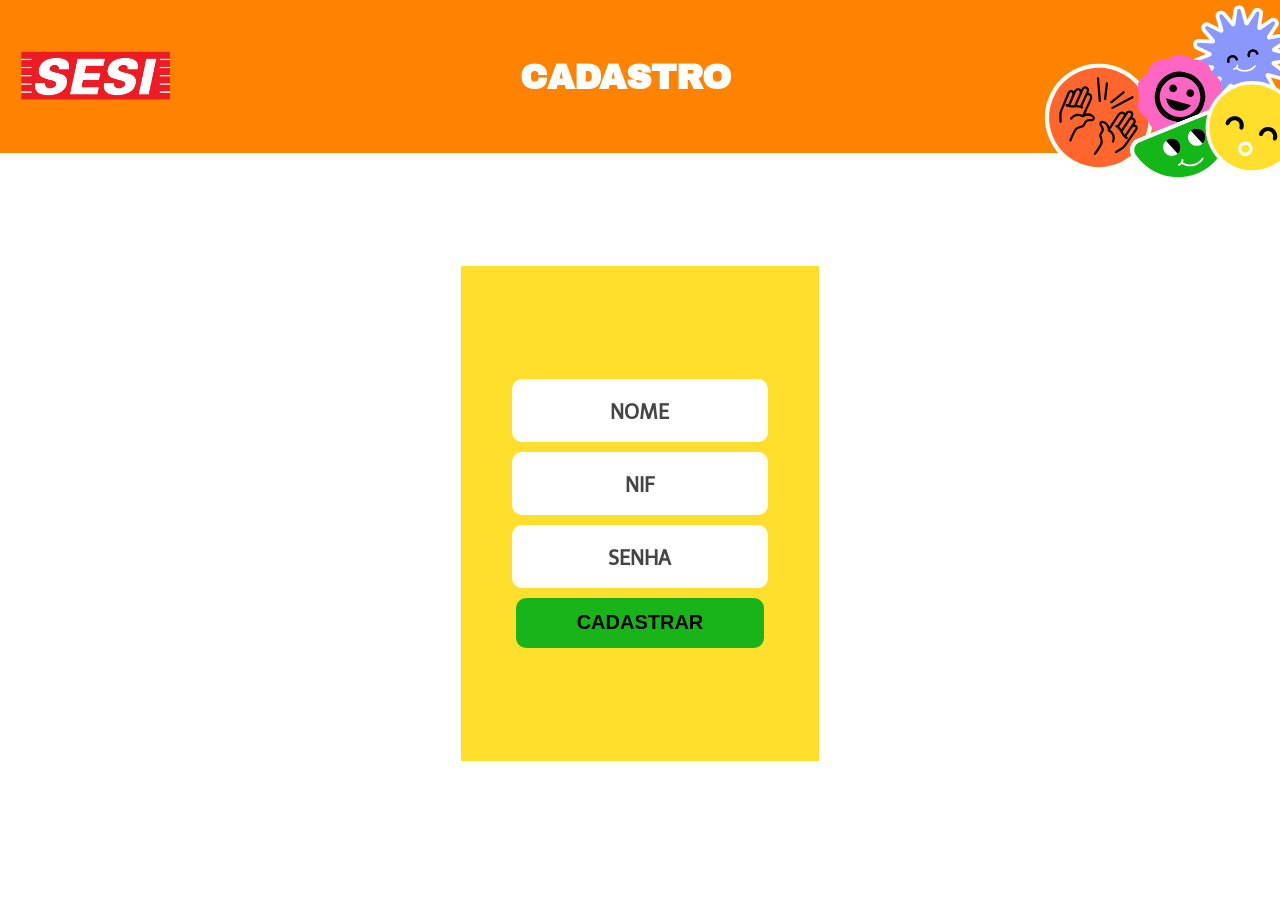
<file: cadastrar.html>
<!DOCTYPE html>
<html lang="pt-br">
<head>
    <meta charset="UTF-8">
    <meta name="viewport" content="width=device-width, initial-scale=1.0">
    <link rel="stylesheet" href="./css/style.css">
    <link rel="icon" href="./img/Logo_equipe.png" type="png">
    <title>Cadastre-se</title>
</head>
<body id="body_cadastro">
    <header id="cadastro">
        <img src="./img/logo-sesi.png" alt="">
        <div id="tituloh1"><h1>Cadastro</h1></div>
        <img src="./img/figuras-Cadastro.svg" alt="" id="fig">
    </header>
    <main id="main-cadastro">
        <section>
            <form action="" id="form_cadastro">
                <div>
                    <!-- <label for="txtnome">Nome</label> -->
                    <input type="text" id="txtnome" name="txtnome" placeholder="NOME">
                </div>
                <div>
                    <!-- <label for="txtnif">NIF:</label> -->
                    <input type="txtnif" id="txtnif" name="txtnif" placeholder="NIF">
                </div>
                <div>
                    <!-- <label for="txtsenha">Senha:</label> -->
                    <input type="password" id="txtsenha" name="txtsenha" placeholder="SENHA">
                </div>
                <!-- <div>
                    <input type="checkbox" id="checkativo" name="checkativo">
                    <div id="label-check">
                        <label for="checkativo">Ativo</label>
                    </div>
                </div> -->
                <button type="submit" id="btn-cadastrar" onclick="fazerCadastro()">CADASTRAR</button>
            </form>
        </section>
    </main>
    <script src="./js/script.js"></script>
</body>
</html>
</file>
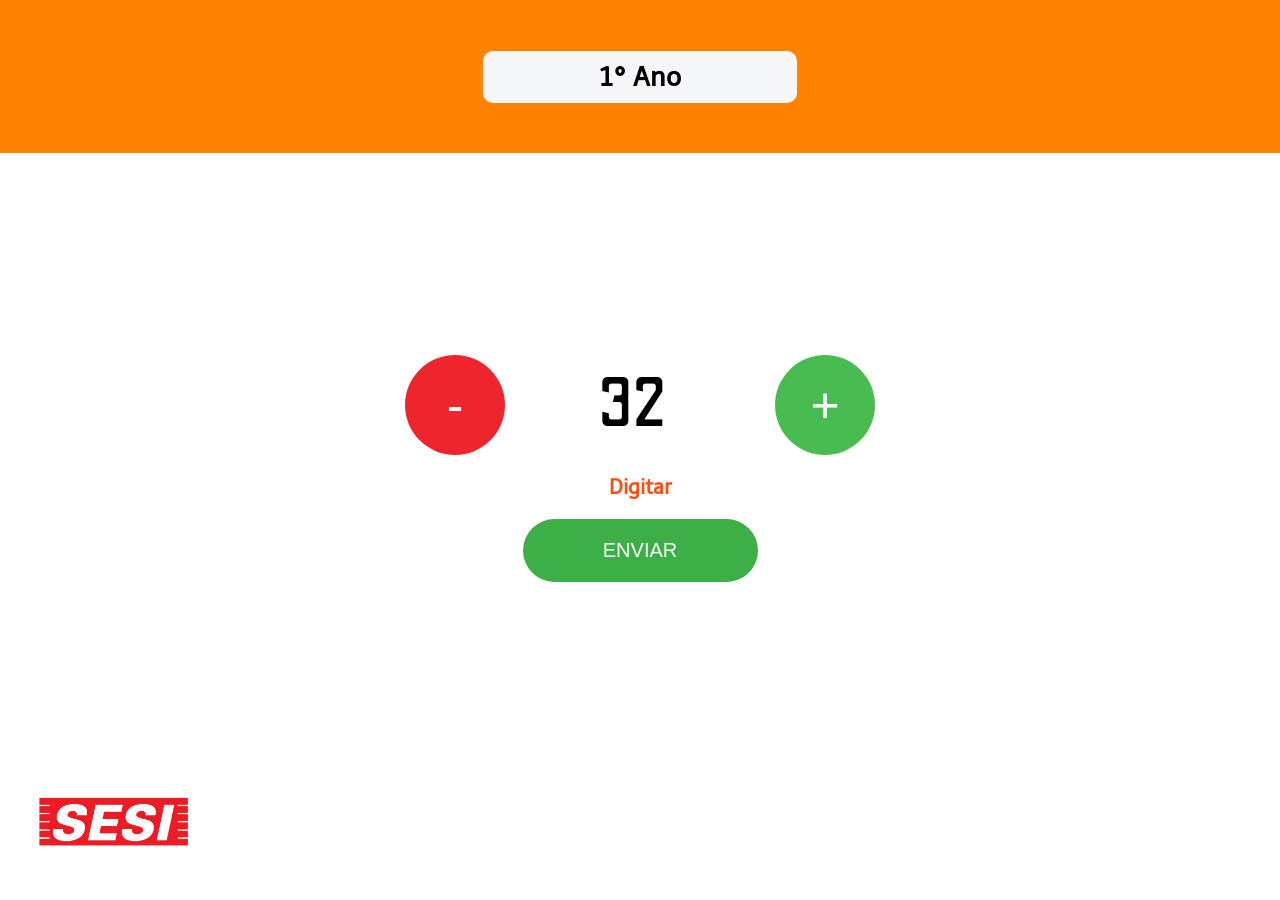
<file: contador.html>
<!DOCTYPE html>
<html lang="pt-br">
<head>
    <meta charset="UTF-8">
    <meta name="viewport" content="width=device-width, initial-scale=1.0">
    <link rel="stylesheet" href="./css/style.css">
    <link rel="icon" href="./img/Logo_equipe.png" type="png">
    <title>Contagem</title>
</head>
<body>
    <header id="Contagem">
        <div id="nomeSala">
            <h1>1° Ano</h1>
        </div>
    </header>
    <main id="main-contagem">
        <section>
            <form action=""id="form-contagem">
                <div id="input-contagem">
                    <button id="menos">-</button>
                    <input type="number" name="numContador" id="numContador" value="32">
                    <button id="mais">+</button>
                </div>
                <label for="numContador" id="LabelNumContador">Digitar</label>
                <button type="submit" id="enviar_form" onclick="enviarFormulario()">Enviar</button>
            </form>
        </section>
    </main>
    <footer id="footer-contagem">
            <img src="./img/logo-sesi.png" alt="">
    </footer>
    <script src="./js/script.js"></script>
</body>
</html>
</file>
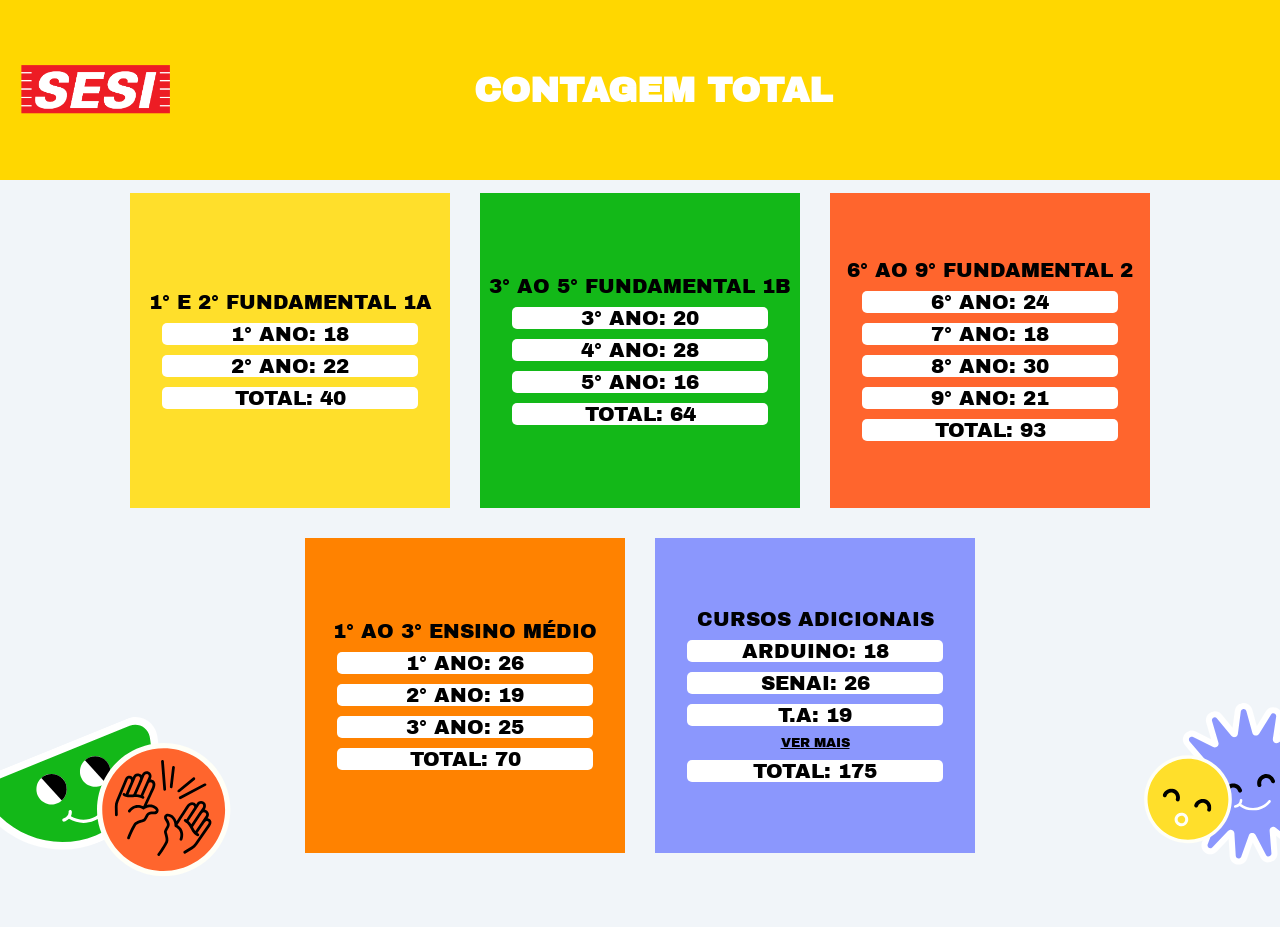
<file: contagemfeita.html>
<!DOCTYPE html>
<html lang="pt-br">

<head>
    <meta charset="UTF-8">
    <meta name="viewport" content="width=device-width, initial-scale=1.0">
    <link rel="stylesheet" href="./css/style.css">
    <link rel="icon" href="./img/Logo_equipe.png" type="png">
    <link rel="stylesheet" href="https://cdnjs.cloudflare.com/ajax/libs/font-awesome/6.7.0/css/all.min.css"
        integrity="sha512-9xKTRVabjVeZmc+GUW8GgSmcREDunMM+Dt/GrzchfN8tkwHizc5RP4Ok/MXFFy5rIjJjzhndFScTceq5e6GvVQ=="
        crossorigin="anonymous" referrerpolicy="no-referrer"/>
    <title>Total Contagem</title>
</head>

<body id="body_salas-total">
    <header id="turma-total">
        <img src="./img/logo-sesi.png" alt="">
        <div class="txt-turma">
            <h1>Contagem Total</h1>
        </div>
    </header>
    <main id="main-turma">
        <section id="escolher-sala-section">
            <section id="escolher-sala-section-total">
                <div class="escolha-sala">
                    <p>1° e 2° Fundamental 1A</p>
                    <p>1° Ano: 18</p>
                    <p>2° Ano: 22</p>
                    <p>Total: 40</p>
                </div>
                <div class="escolha-sala">
                    <p>3° ao 5° Fundamental 1B</p>
                    <p>3° Ano: 20</p>
                    <p>4° Ano: 28</p>
                    <p>5° Ano: 16</p>
                    <p>Total: 64</p>
                </div>
                <div class="escolha-sala">
                    <p>6° ao 9° Fundamental 2</p>
                    <p>6° Ano: 24</p>
                    <p>7° Ano: 18</p>
                    <p>8° Ano: 30</p>
                    <p>9° Ano: 21</p>
                    <p>Total: 93</p>
                </div>
                <div class="escolha-sala">
                    <p>1° ao 3° Ensino Médio</p>
                    <p>1° Ano: 26</p>
                    <p>2° Ano: 19</p>
                    <p>3° Ano: 25</p>
                    <p>Total: 70</p>
                </div>
                <div class="escolha-sala cursos">
                    <p>Cursos Adicionais</p>
                    <p>Arduino: 18</p>
                    <p>SENAI: 26</p>
                    <p>T.A: 19</p>
                    <p id="especial" class="link-clicavel" onclick="abrirDialogo()">Ver mais</p>
                    <p>Total: 175</p>
                </div>
                
                </div>
            </section>
        </section>
        <dialog id="dialog-total">
            <div class="dialog-header">
                <button class="fechar" onclick="fecharDialog()">
                    <i class="fa-solid fa-xmark"></i>
                </button>
                <h2>Total Cursos</h2>
            </div>
            <div id="nomes">
                <p>Arduino: 18</p>
                <p>Robótica: 22</p>
                <p>Personaliza: 15</p>
                <p>SENAI: 26</p>
                <p>Caça Asteroide: 20</p>
                <p>Autorizados: 17</p>
                <p>Para Gabaritar: 14</p>
                <p>TRI: 23</p>
                <p>Topicos Avançados: 19</p>
                <p>Práticas Investigativas: 21</p>
                <p><strong>Total: 175</strong></p>
            </div>
        </dialog>
        
    </main>
    <footer id="footer-turma">
        <img src="./img/figurinha-verde-laranja.svg" alt="" id="img1-footer-turma">
        <img src="./img/figurinha-amarelo-roxo.svg" alt="" id="img2-footer-turma">
    </footer>

    <script src="./js/script.js"></script>
</body>

</html>
</file>
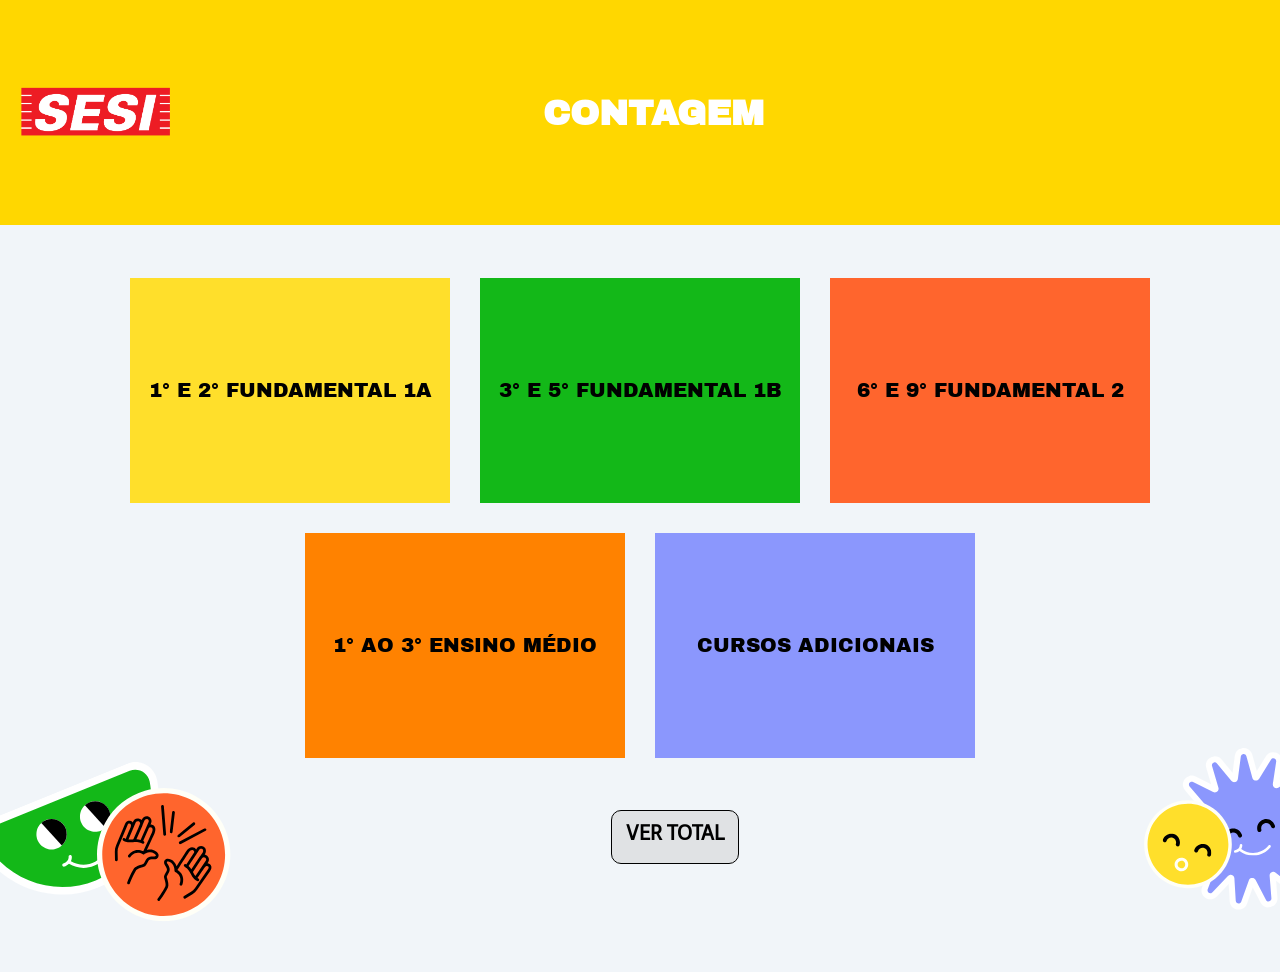
<file: grupamento_turma.html>
<!DOCTYPE html>
<html lang="pt-br">
<head>
    <meta charset="UTF-8">
    <meta name="viewport" content="width=device-width, initial-scale=1.0">
    <link rel="stylesheet" href="./css/style.css">
    <link rel="icon" href="./img/Logo_equipe.png" type="png">
    <link rel="stylesheet" href="https://cdnjs.cloudflare.com/ajax/libs/font-awesome/6.7.0/css/all.min.css" integrity="sha512-9xKTRVabjVeZmc+GUW8GgSmcREDunMM+Dt/GrzchfN8tkwHizc5RP4Ok/MXFFy5rIjJjzhndFScTceq5e6GvVQ==" crossorigin="anonymous" referrerpolicy="no-referrer" />
    <title>Escolha a turma</title>
</head>
<body id="body_salas">
    <header id="turma">
        <img src="./img/logo-sesi.png" alt="">
        <div class="txt-turma">
            <h1>contagem</h1>
        </div>
    </header>
    <main id="main-turma">
        <section id="escolher-sala-section">
            <div class="escolha-sala" onclick="AbrirDialog(1)"><p>1° e 2° fundamental 1a</p></div>
            <div class="escolha-sala" onclick="AbrirDialog(2)"><p>3° e 5° fundamental 1b</p></div>
            <div class="escolha-sala" onclick="AbrirDialog(3)"><p>6° e 9° fundamental 2</p></div>
            <div class="escolha-sala" onclick="AbrirDialog(4)"><p>1° ao 3° ensino médio</p></div>
            <div class="escolha-sala" onclick="AbrirDialog(5)"><p>cursos adicionais</p></div>
        </section>
        
        <dialog id="dialog">
            <div class="fechar" onclick="fecharDialog()">
                <i class="fa-solid fa-xmark"></i>
            </div>
            <h2>Titulo</h2>
            <div id="botoes-container"></div>
        </dialog>
    </main>
    <footer id="footer-turma">
        <img src="./img/figurinha-verde-laranja.svg" alt="" id="img1-footer-turma">
        <a href="./contagemfeita.html"><p>Ver total</p></a>
        <img src="./img/figurinha-amarelo-roxo.svg" alt=""  id="img2-footer-turma">
    </footer>

    <script src="./js/script.js"></script>
</body>
</html>
</file>
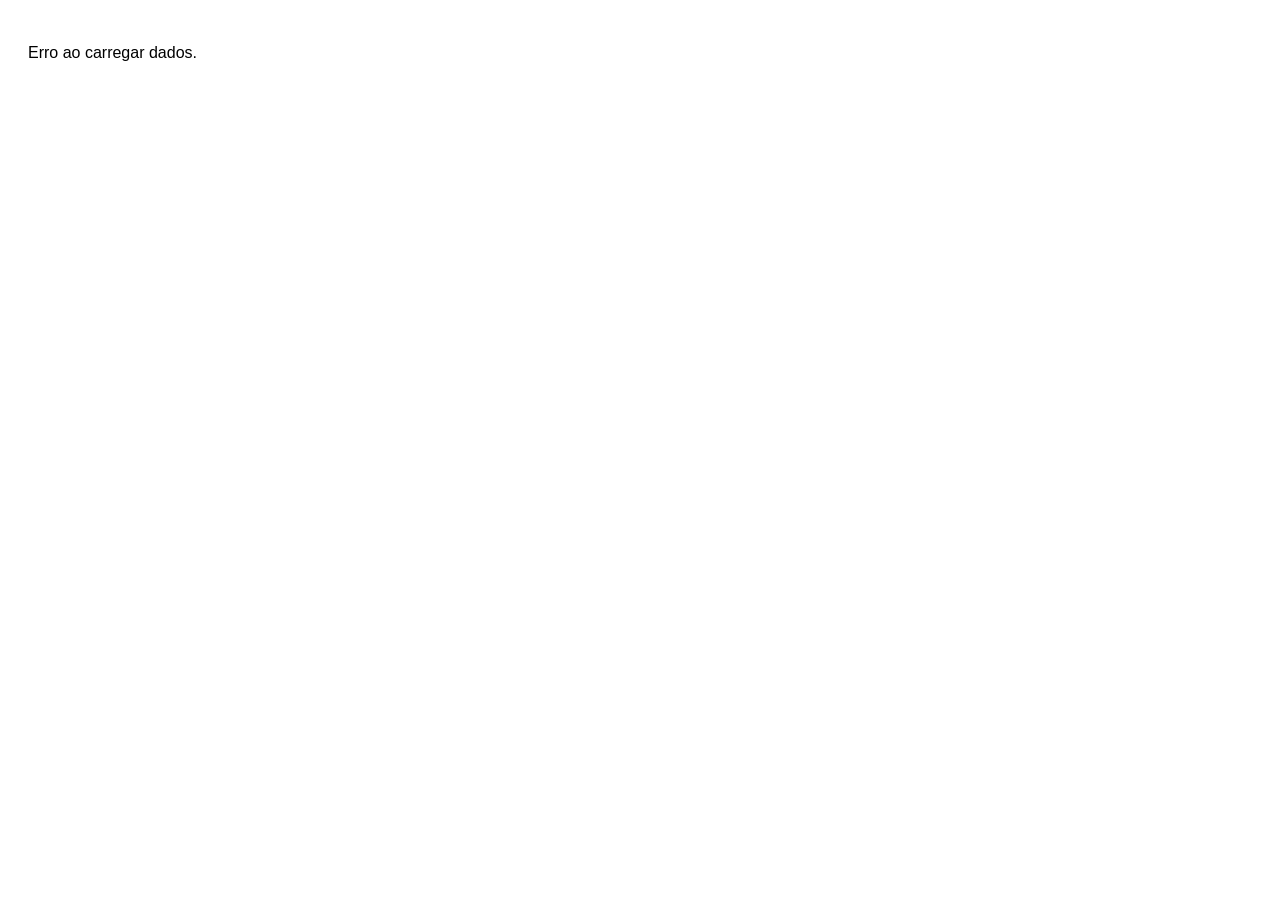
<file: listar.html>
<!DOCTYPE html>
<html lang="pt-br">
<head>
    <meta charset="UTF-8">
    <meta name="viewport" content="width=device-width, initial-scale=1.0">
    <title>Lista de Usuários</title>
    <style>
        .container { font-family: Arial, sans-serif; padding: 20px; }
        .titulo { font-weight: bold; margin-top: 20px; }
        .item { margin: 10px 0; padding: 10px; border: 1px solid #ccc; border-radius: 5px; }
        .foto { width: 50px; height: 50px; border-radius: 50%; object-fit: cover; }
    </style>
</head>
<body>
    <div id="conteudo" class="container"></div>

    <script>
        const API_URL = "http://10.188.35.87:8000/users/usuarios";

        async function carregarDados() {
            try {
                const response = await fetch(API_URL);
                if (!response.ok) {
                    throw new Error(`Erro: ${response.statusText}`);
                }
                const dados = await response.json();
                renderizarUsuarios(dados.usuarios);
            } catch (erro) {
                console.error("Erro ao carregar dados:", erro.message);
                document.getElementById("conteudo").innerHTML = "<p>Erro ao carregar dados.</p>";
            }
        }

        function renderizarUsuarios(usuarios) {
            const conteudo = document.getElementById("conteudo");
            conteudo.innerHTML = `
                <div class="titulo">Usuários:</div>
                <ul>
                    ${usuarios.map(usuario => `
                        <li class="item">
                            <img class="foto" src="${usuario.foto}" alt="Foto do ${usuario.nome}" />
                            <div><strong>Nome:</strong> ${usuario.nome}</div>
                            <div><strong>Email:</strong> ${usuario.email}</div>
                            <div><strong>NIF:</strong> ${usuario.nif}</div>
                        </li>
                    `).join("")}
                </ul>
            `;
        }

        // Chamar a função ao carregar a página
        carregarDados();
    </script>
</body>
</html>
</file>
<file: css/style.css>
@import url('https://fonts.googleapis.com/css2?family=Archivo+Black&family=Open+Sans:ital,wght@0,300..800;1,300..800&display=swap');
@import url('https://fonts.googleapis.com/css2?family=Archivo+Black&family=Doto:wght@100..900&family=Open+Sans:ital,wght@0,300..800;1,300..800&family=Telex&display=swap');
@import url('https://fonts.googleapis.com/css2?family=Black+Ops+One&family=Changa:wght@200..800&family=Doto:wght@100..900&family=Jacquarda+Bastarda+9&family=Odibee+Sans&family=Orbitron:wght@400..900&family=Poppins:ital,wght@0,100;0,200;0,300;0,400;0,500;0,600;0,700;0,800;0,900;1,100;1,200;1,300;1,400;1,500;1,600;1,700;1,800;1,900&family=Press+Start+2P&family=Quantico:ital,wght@0,400;0,700;1,400;1,700&family=Rajdhani:wght@300;400;500;600;700&family=Roboto:ital,wght@0,100;0,300;0,400;0,500;0,700;0,900;1,100;1,300;1,400;1,500;1,700;1,900&family=Russo+One&family=Silkscreen:wght@400;700&family=Tomorrow:ital,wght@0,100;0,200;0,300;0,400;0,500;0,600;0,700;0,800;0,900;1,100;1,200;1,300;1,400;1,500;1,600;1,700;1,800;1,900&family=VT323&family=Wallpoet&display=swap');
* {
    margin: 0;
    padding: 0;
    box-sizing: border-box;
}

html, body {
    height: 100%;
    width: 100%;
    /* overflow: hidden; */
}
#body_cadastro,#body_salas{
    overflow: hidden;
}
header {
    width: 100%;
    height: 17vh;
    background-color: #f1f5f9;
    display: flex;
    align-items: center;
    padding: 0 12px;
}
header#turma,#turma-total{
    background-color: #ff8200;
    font-family: "Archivo Black", sans-serif;
}
header#turma h1,header#cadastro h1,#turma-total h1{
    color: white;
    text-transform: uppercase;
    font-size: 35px;
}
header#turma,#turma-total{
    background-color: #ffd700;
    height: 25vh;
    overflow: hidden;
    position: relative;
}
header#Contagem{
    background-color: #ff8200;
    display: flex;
    align-items: center;
    justify-content: center;
    text-align: center;
}

header#Contagem #nomeSala{
    background-color: #f4f6f8;
    padding: 10px;
    width: 25%;
    display: flex;
    align-items: center;
    justify-content: center;
    font-family: "Telex", sans-serif;
    font-size: 13px;
    border-radius: 10px;
}
header img{
    width: 170px;
}
.quadrado {
    width: 95px;
    height: 95px;
    border: 1px solid #ffffff;
    box-sizing: border-box; 
    position: absolute;
    z-index: 1;
    margin-left: 5px;
}
.logo{
    position: relative;
    z-index: 2;
}
#imgs{
    position: absolute;
    left: 28%;
    bottom: 30%;
}

.txt-turma{
    width: 75%;
    display: flex;
    align-items: center;
    justify-content: center;
}
main#index{
    height: 83vh;
    display: flex;
    justify-content: center;
    align-items: center;
    flex-direction: column;
    background-color: #ff8200;
}
main#index section div#link a{
    font-family: "Telex", sans-serif;
    text-decoration: underline;
    color: rgb(23, 134, 213);
}
#main-turma{
    background-color: #f1f5f9;
    height: 65vh;
    display: flex;
    align-items: center;
    justify-content: center;
}
main#main-contagem{
    height: 70vh;
    display: flex;
    align-items: center;
    justify-content: center;
}
.varias-imgs,.login{
    position: relative;
    bottom: 19%;
}
.varias-imgs img{
    width: 450px;
}
.login {
    width: 100%;
    max-width: 400px;
    text-align: center;
}
#loginn{
    display: flex;
    flex-direction: column;
    align-items: center;
    justify-content: center;
}
.login h1 {
    margin-bottom: 20px;
    text-transform: uppercase;
    color: white;
    font-family: "Archivo Black", sans-serif;
    font-size: 40px;
}
.login label {
    font-family: "Archivo Black", sans-serif;
    color: #fee600;
    text-transform: uppercase;
    font-size: 30px;
}
.login input, 
.login button,
footer#footer-turma a{
    width: 80%;
    height: 6vh;
    border-radius: 6px;
    border: none;
    text-align: center;
    margin-bottom: 20px;
    font-size: 20px;
}
.login form#login button[type = 'submit'],footer#footer-turma a {
    text-transform: uppercase;
    background-color: #7ed957;
    font-weight: bold;
    cursor: pointer;
}
footer#footer-turma a{
    width: 10%;
    border: 1px solid black;
    background-color: #e0e2e4;
    border-radius: 10px;
}
footer#footer-turma a p{
    margin-top: 10px;
}
main#index .login form#loginn p{
    text-decoration: none;
    color: white;
    position: relative;
    bottom: 9px;
}
#escolher-sala-section,#escolher-sala-section-total{
    display: flex;
    align-items: center;
    justify-content: center;
    flex-wrap: wrap;
    width: 80%;
    gap: 30px;
}
header#turma-total{
    height: 20vh;
}
#escolher-sala-section-total{
    width: 90vw;
    margin-top: 100px;
}
#escolher-sala-section-total div{
    display: flex;
    align-items: center;
    justify-content: center;
    flex-direction: column;
    gap: 10px;
    height: 35vh;
}
#escolher-sala-section-total p:nth-child(1){
    /* margin-bottom: 10px; */
    background-color: transparent;
    width: 100%;
}
#escolher-sala-section-total p{
    background-color: white;
    width: 80%;
    display: flex;
    align-items: center;
    justify-content: center;
    border-radius: 5px;
}
.escolha-sala.cursos p#especial{
    background-color: transparent;
    font-size: 13px;
}
.escolha-sala{
    height: 25vh;
    width: 25vw;
    background-color: #ffdf2b;
    display: flex;
    align-items: center;
    justify-content: center;
    cursor: pointer;
}
.escolha-sala:nth-child(2){
    background-color: #13b818;
}
.escolha-sala:nth-child(3){
    background-color: #ff652d;
}
.escolha-sala:nth-child(4){
    background-color: #ff8200;
}
.escolha-sala:nth-child(5){
    background-color:#8b97fd;
}

.escolha-sala p{
    font-family: "Archivo Black", sans-serif;
    font-size: 20px;
    text-transform: uppercase;
}

#figuras-salas {
    position: relative;
    margin: 0 auto;
    bottom: 150px;
    left: 470px;
    z-index: 2;
    width: 100%; 
}

#figuras-salas img {
    max-width: 100%;
    height: auto;
    width: 550px;
}

.card {
    width: 30vw;
    min-height: 35vh;
    padding: 20px;
    background-color: yellow;
    text-align: center;
    border-radius: 10px;
    font-family: Arial, sans-serif;
    position: relative;
    bottom: 130px;
    left: 530px;
}
.card h3 {
    font-weight: bold;
    text-decoration: underline;
    margin-bottom: 15px;
    font-size: 30px;
}
.btn {
    width: 100%;
    height: 50px;
    margin: 10px 0;
    padding: 10px;
    background-color: white;
    border-radius: 10px;
    font-weight: bold;
    border: none;
    cursor: pointer;
}
#dialog-total{
    background-color:#8b97fd;
}
#dialog-total p{
    background-color: white;
    width: 70%;
    display: flex;
    align-items: center;
    justify-content: center;
    margin: 0 auto;
    font-size: 25px;
    font-family: "telex";
    border-radius: 10px;
}
#dialog-total p:nth-child(9){
font-size: 24px;
}
#dialog-total p:nth-child(10){
    font-size: 22px;
    text-align: center;
}
#dialog,#dialog-total{
    height: 350px;
    width: 370px;
    border: none;
    position: relative;
    top: calc(50% - 175px);
    left: calc(50% - 185px);
}
dialog::backdrop{
    background-color: rgba(0, 0, 0, 0.3);}
#dialog h2,#dialog-total h2{
    font-family: "Archivo Black", sans-serif;
    text-decoration: underline;
    display: flex;
    justify-content: center;
    margin-top: 20px;
}
#dialog #botoes-container,#dialog-total #nomes p{
    display: flex;
    align-items: center;
    justify-content: center;
    flex-direction: column;
    margin-top: 20px;
    gap: 20px;
}
#dialog button{
    font-family: "Telex", sans-serif;
    height: 45px;
    width: 250px;
    font-size: 25px;
    background-color: #f1f5f9;
    border-radius: 10px;
    border: none;
    cursor: pointer;
    transition: all 0.5s ease;
}
#dialog button:hover{
    transform: scale(1.1);
}
.fechar{
    background: none;
    border: none;
    width: 30px;
    height: 30px;
    position: relative;
    left:87%;
    top: 10px;
}
.fechar i{
    font-size: 30px;
    cursor: pointer;
}


#form-contagem{
    display: flex;
    align-items: center;
    justify-content:center;
    flex-direction: column;
    gap: 20px;
}
#input-contagem{
    display: flex;
    align-items: center;
    justify-content: center;
    gap: 90px;
}
form #input-contagem input[type = 'number']{
    text-align: center;
    border: none;
    background-color: transparent;
    font-size: 70px;
    width: 90px;
    height: auto;
    font-family: "Odibee Sans", sans-serif;

}
#menos,#mais{
    border: none;
    height: 100px;
    width: 100px;
    border-radius: 100%;
    color: white;
    font-size: 50px;
}
#menos{
    background-color: #ee252c;
}
#mais{
    background-color: #48bc50;
}
main#index form button[type ='submit'],#enviar_form{
    background-color: #3caf47;
    text-transform: uppercase;
    border: none;
    color: white;
    padding: 20px;
    width: 50%;
    border-radius: 50px;
    font-size: 20px;
}
form button{
    cursor: pointer;
}
#LabelNumContador{
    font-family: "Telex", sans-serif;
    font-weight: bold;
    color: #ff4d0d;
    font-size: 20px;
}
footer#footer-turma{
    width: 100%;
    height: 18vh;
    background-color: #f1f5f9;
    display: flex;
    justify-content: space-between;
}
footer#footer-turma img{
    height: 200px;
}  
#img1-footer-turma{
    position: relative;
    bottom: 55px;
    right: 30px;
}
#img2-footer-turma{
    position: relative;
    left: 70px;
    bottom: 80px;
}
footer#footer-contagem img{
    width: 170px;
    margin-left: 30px;
}
header#cadastro{
    background-color: #ff8200;
    font-family: "Archivo Black", sans-serif;
    display: flex;
    justify-content: space-between;
    align-items: center;
}
header#cadastro div#tituloh1{
    margin-left: 100px;
}
header#cadastro img#fig{
    width: 300px;
    position: relative;   
    left: 50px;
    top: 20px;
}
main#main-cadastro{
    display: flex;
    align-items: center;
    justify-content: center;
    height: 80%;
    width: 100%;
}
main#main-cadastro section{
    background-color: #ffdf2b;
    width: 28%;
    height: 55vh;
    margin: 0 auto;
    display: flex;
    align-items: center;
    justify-content: center;
}
main#main-cadastro section form{
    display: flex;
    align-items: center;
    justify-content: center;
    flex-direction: column;
    gap: 10px;
}
main#main-cadastro section form div{
    display: flex;
    font-family: "Telex", sans-serif;
    color: rgb(69, 69, 69);
    font-size: 20px;
    font-weight: bold;
    align-items: center;
    justify-content: center;
}
main#main-cadastro section form input{
    width:20vw;
    height: 7vh;
    border-radius: 10px;
    border: none;
}
main#main-cadastro section form input::placeholder{
    color: rgb(69, 69, 69);
    text-align: center;
    font-family: "Telex", sans-serif;
    font-size: 20px;
    font-weight: bold;
}
#btn-cadastrar{
    width: 97%;
    height: 50px;
    border-radius: 10px;
    background-color: #18b41a;
    border: none;
    font-size: 20px;
    font-weight: bold;
}
#main-cadastro section form input{
    font-size: 25px;
    text-align: center;
}
main#main-contagem section form a{
    color: white;
    text-decoration: none;
}
#dialog button:focus {
    outline: none;
}
dialog::-webkit-scrollbar-track {
    background-color: #611818; /* Cor do fundo da barra de rolagem */
}
footer a{
    font-size: 22px;
    font-family: "Telex", sans-serif;
    text-decoration: none;
    color: black;
}
#especial{
  font-size: 16px;
  text-decoration: underline;
}
#body_salas-total{
    overflow: hidden;
}
/* @media screen and (max-width:1366px){
    main{
        background-color: red;
    }
} */
@media screen and (max-width:1024px){
    header img{
        width: 130px;
        height: auto;
    }
    .varias-imgs img{
        width: 300px;
        height: auto;
        position: relative;
        top: 15px;
    }
    .login h1{
        font-size: 35px;
    }
    #link a{
        font-size: 20px;
    }
    header#cadastro h1{
        font-size: 32px;
        display: flex;
        align-items: center;
        justify-content: center;
    }
    header#cadastro img{
        display: none;
    }
    header#cadastro div#tituloh1{
        margin-left: 80px;
    }
    header#cadastro img#fig{
        display: none;
    }
    main#main-cadastro section{
        width: 90%;
    }
    main#main-cadastro section form input{
        width:70vw;
        height: 7vh;
        border-radius: 10px;
        border: none;
    }
    header#turma{
        height: 22vh;
        font-size: 28px;
    }
    #escolher-sala-section{
        flex-direction: column;
        width: 100%;
        gap: 20px;
        margin-top: 500px;
    }
    .escolha-sala{
        width: 90%;
    }
    #footer-turma img{
        display: none;
    }
    #body_salas,#body_salas-total{
        overflow: visible;
    }
    header#Contagem #nomeSala{
        width: 70vw;
    }
    #menos,#mais{
        height: 80px;
        width: 80px;
    }
    div#input-contagem{
        gap: 40px;
    }
    footer#footer-contagem img{
        width: 140px;
        margin-left: 0px;
        margin-top: 20px;
    }
    footer#footer-turma a{
        position: absolute;
        bottom: -73%;
        left: calc(50% - 75px);
        width: 150px;
    }
    #body_salas-total main{
        margin-top: 200px;
    }
    #body_salas-total header#turma-total h1{
        font-size: 30px;
        text-align: center;
    }
}
</file>
